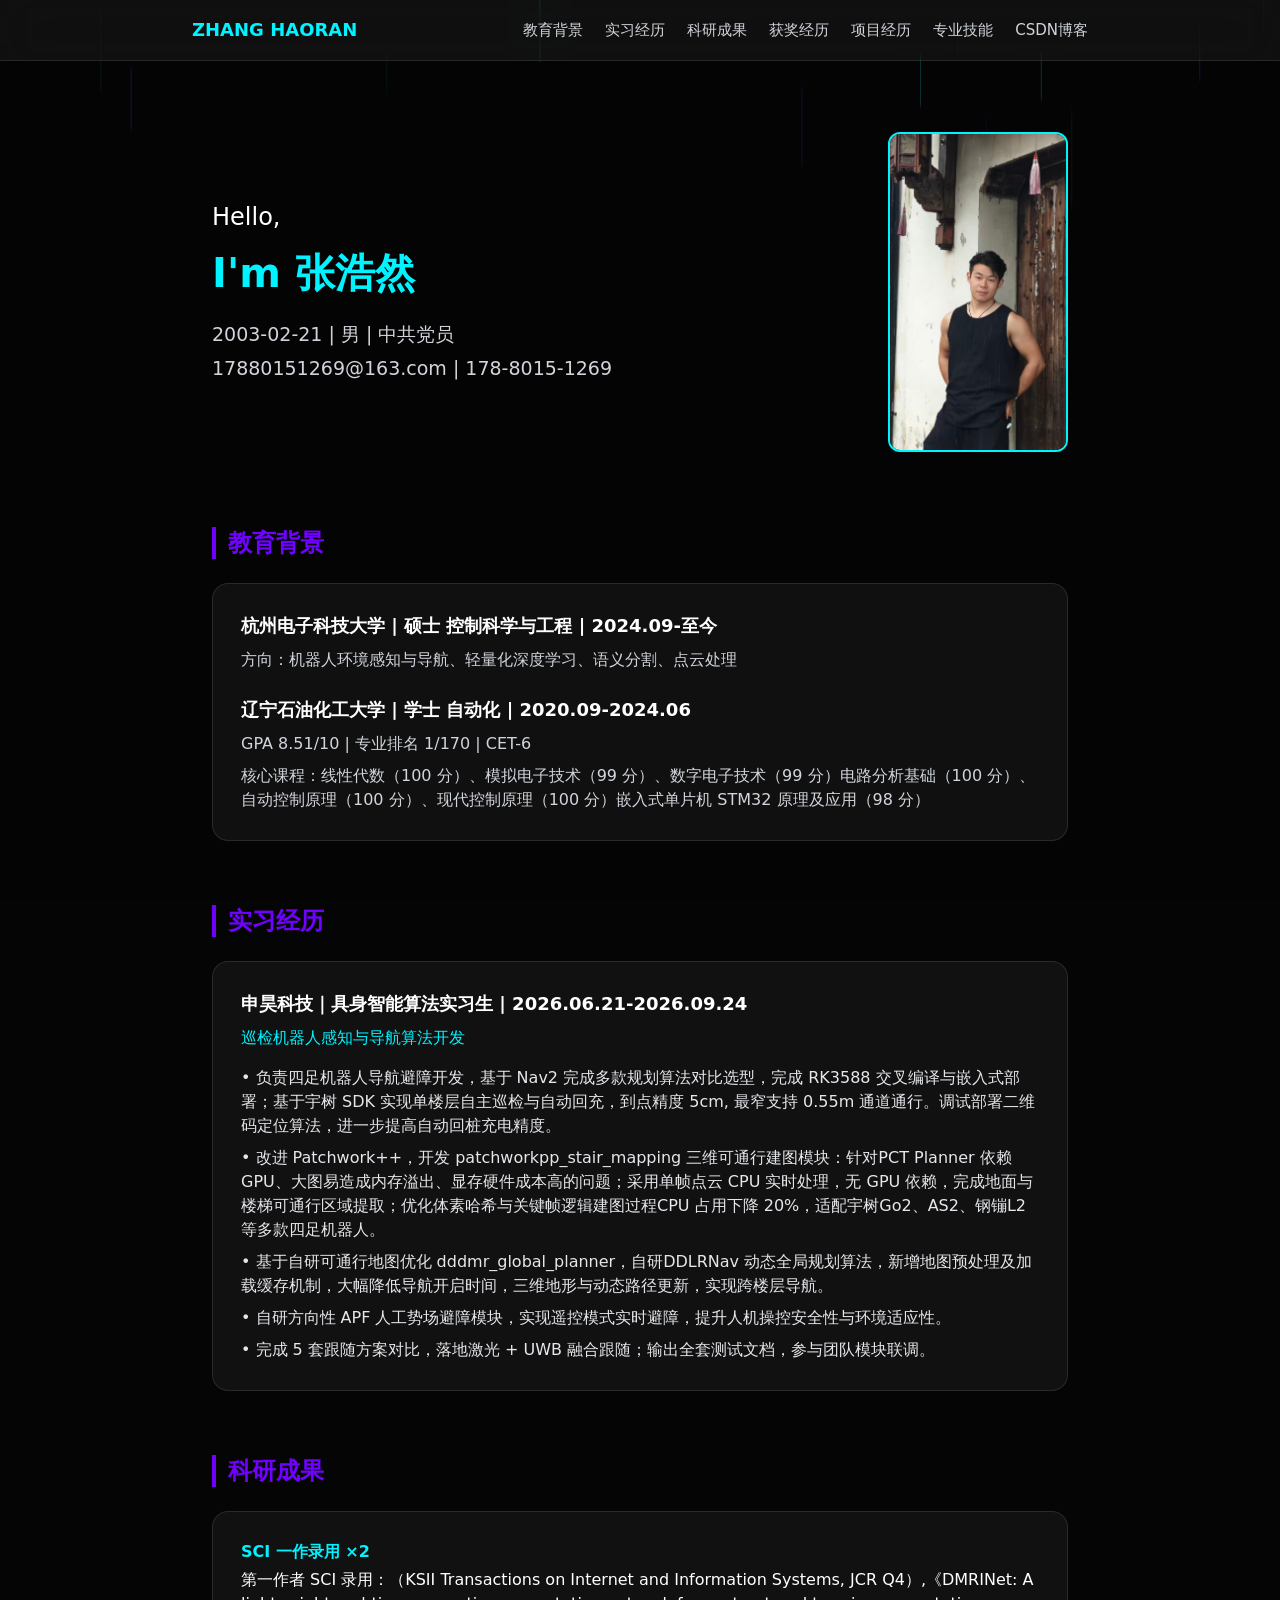
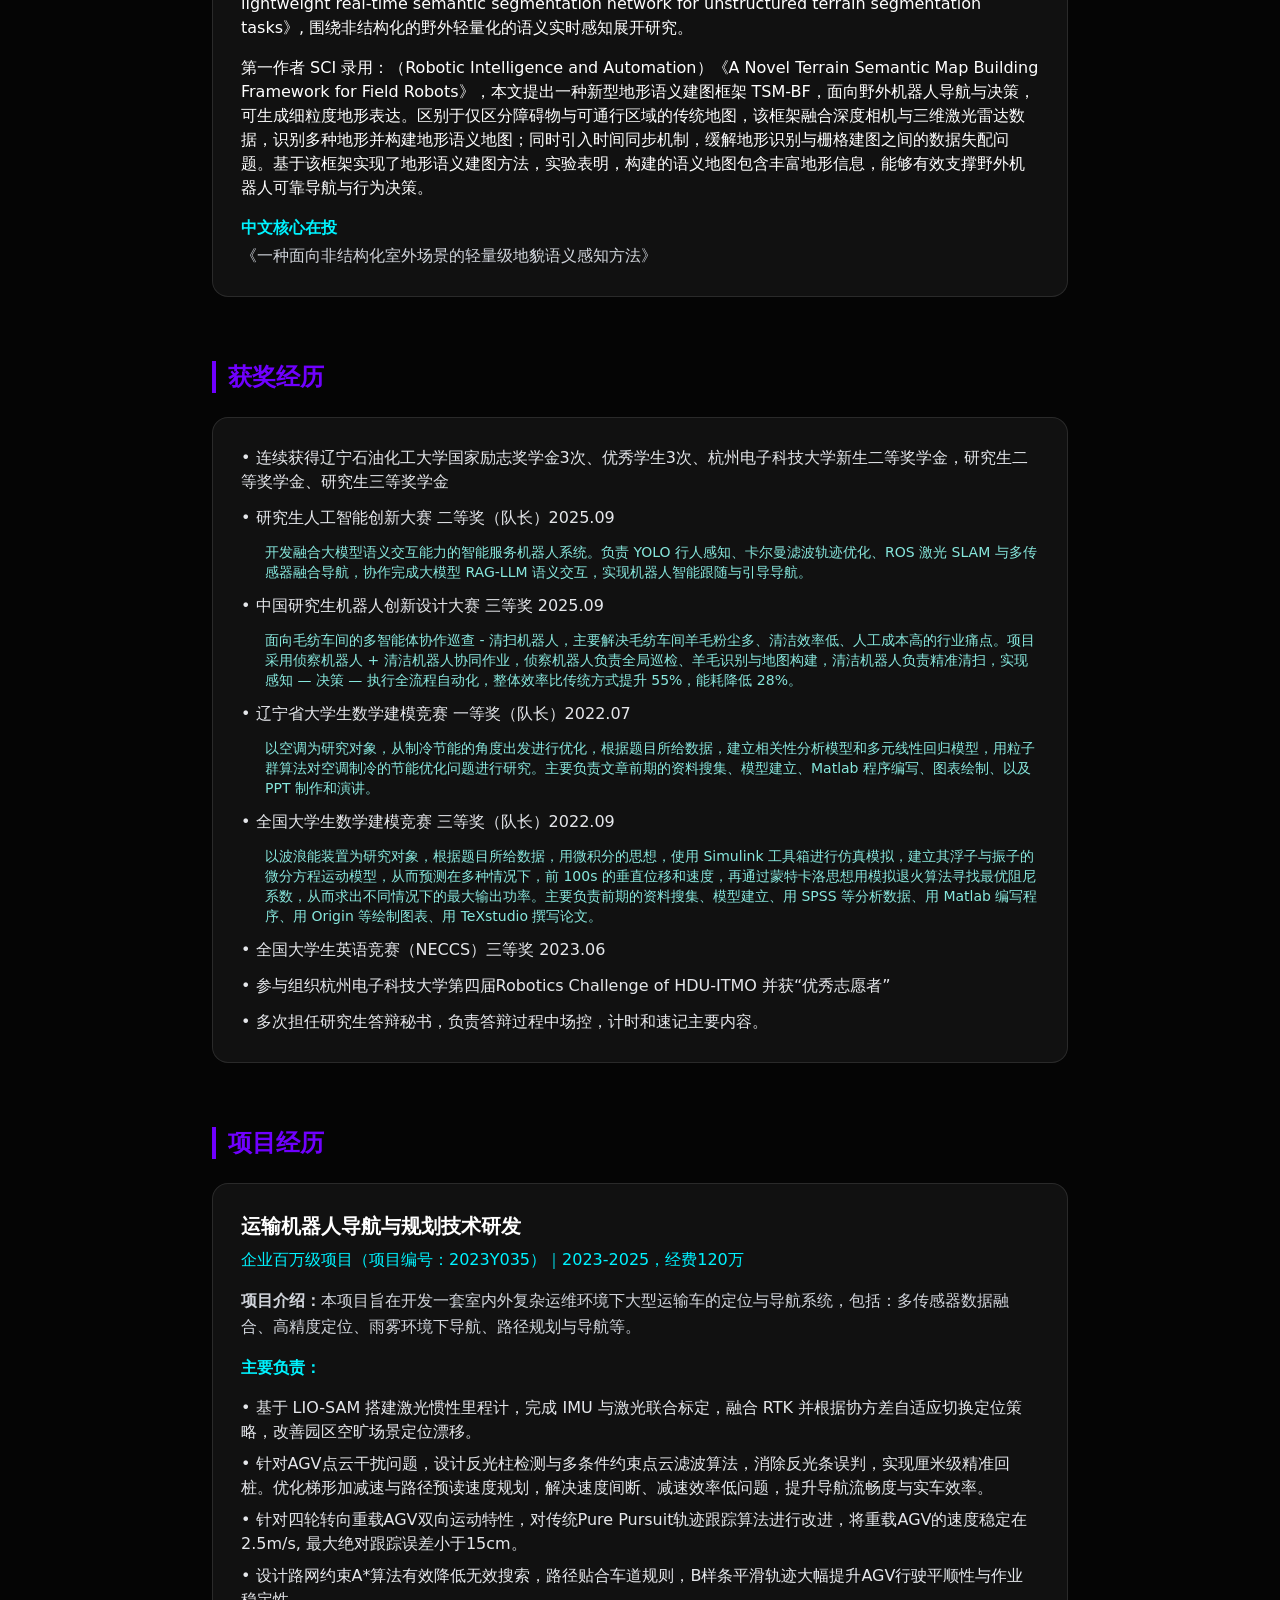
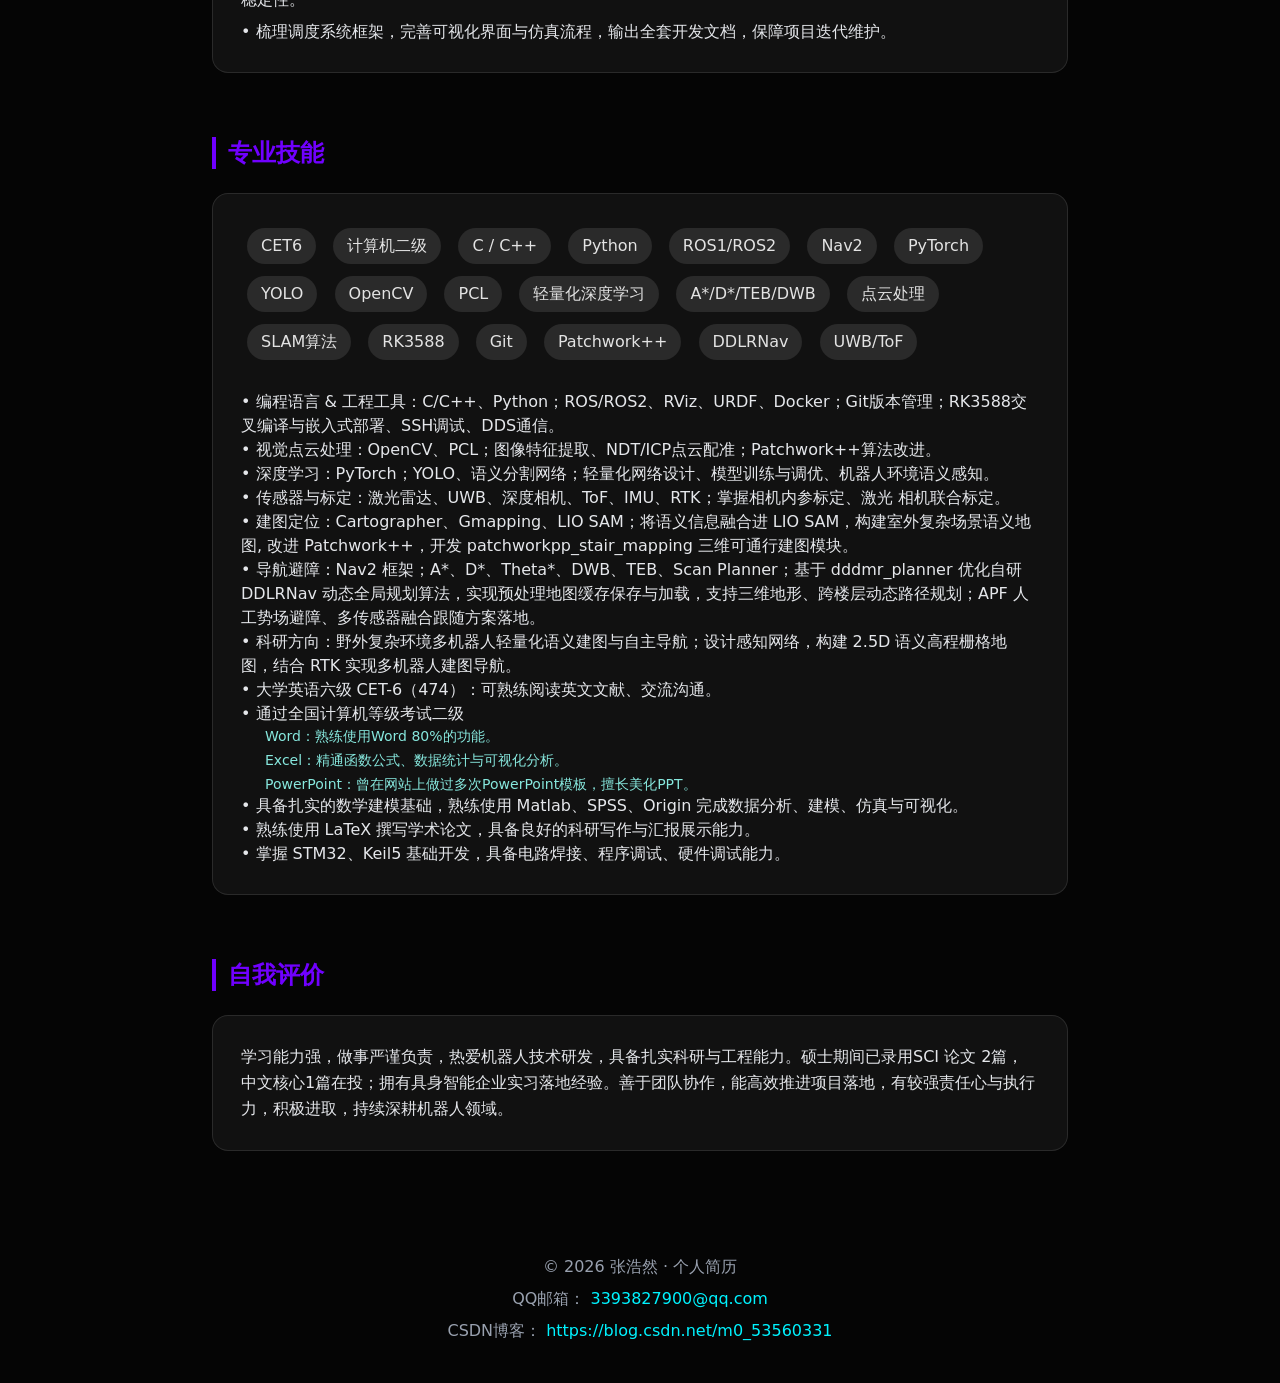
<file: index.html>
<!DOCTYPE html>
<html lang="zh-CN">
<head>
  <meta charset="UTF-8">
  <meta name="viewport" content="width=device-width, initial-scale=1.0">
  <title>张浩然 | 个人简历</title>
  <link rel="stylesheet" href="style.css">
  <style>
    body {
      background: #050505;
      color: #e3e3e3;
      font-family: system-ui, sans-serif;
      scroll-behavior: smooth;
      margin: 0;
      padding: 0;
    }
    .glass {
      background: rgba(255,255,255,0.05);
      backdrop-filter: blur(12px);
      border: 1px solid rgba(255,255,255,0.1);
      border-radius: 16px;
      padding: 28px;
    }
    .neon-hover:hover {
      box-shadow: 0 0 15px #00F3FF, 0 0 30px #7000FF;
      border-color: #00F3FF;
      transition: 0.3s;
    }
    .animate-fade-in {
      animation: fadeIn 0.8s ease forwards;
    }
    @keyframes fadeIn {
      from { opacity: 0; transform: translateY(40px); }
      to { opacity: 1; transform: translateY(0); }
    }
    .skill-tag {
      display: inline-block;
      padding: 6px 14px;
      border-radius: 99px;
      background: rgba(255,255,255,0.1);
      margin: 6px;
      transition: 0.3s;
    }
    .skill-tag:hover {
      background: rgba(0,243,255,0.2);
      color: #00F3FF;
      transform: scale(1.05);
    }
    .nav-item {
      color: #d1d5db;
      margin-left: 22px;
      text-decoration: none;
      font-size: 15px;
    }
    .nav-item:hover {
      color: #00F3FF;
    }
    .avatar-img {
      width: 130px;
      height: 130px;
      object-fit: cover;
      border-radius: 12px;
      border: 1px solid #00F3FF;
    }

    /* PC默认字号 */
    .hello-text {
      font-size: 24px;
      color: #ffffff;
      margin: 0 0 8px 0;
    }
    .name-title {
      font-size: 40px;
      color: #00F3FF;
      font-weight: bold;
      margin: 0 0 14px 0;
    }
    .contact-info {
      font-size: 19px;
      line-height: 1.8;
      color:#d1d5db;
    }

    /* 小于500px手机竖屏：缩小文字 + 缩小图片，布局依旧左右并排 */
    @media (max-width: 500px) {
      .hello-text {
        font-size: 18px !important;
      }
      .name-title {
        font-size: 28px !important;
      }
      .contact-info {
        font-size: 15px !important;
      }
      .header-img-box {
        width: 120px !important;
        height: 213px !important; /* 保持9:16比例 */
      }
    }
  </style>
</head>
<body class="overflow-x-hidden">
<!-- 背景 -->
<div id="bg3d" class="fixed top-0 left-0 w-full h-full -z-10 opacity-60"></div>
<!-- 顶部导航栏 -->
<nav class="fixed top-0 w-full z-50 backdrop-blur-xl bg-white/5 border-b border-white/10 py-4 px-6">
  <div class="max-w-4xl mx-auto flex justify-between items-center">
    <div class="text-[#00F3FF] font-bold text-lg">ZHANG HAORAN</div>
    <div class="flex items-center">
      <a href="#edu" class="nav-item">教育背景</a>
      <a href="#intern" class="nav-item">实习经历</a>
      <a href="#paper" class="nav-item">科研成果</a>
      <a href="#award" class="nav-item">获奖经历</a>
      <a href="#project" class="nav-item">项目经历</a>
      <a href="#skill" class="nav-item">专业技能</a>
      <a href="https://blog.csdn.net/m0_53560331?spm=1000.2115.3001.5343" target="_blank" class="nav-item text-[#00F3FF]">CSDN博客</a>
    </div>
  </div>
</nav>
<div class="max-w-4xl mx-auto px-5 pt-28">

<!-- 左右分栏：左侧文字，右侧长方形9:16头像，PC/手机全部保持左右并排 -->
<div style="display: flex; align-items: center; justify-content: space-between; gap:24px; padding:20px 0 35px; margin-bottom:40px; flex-wrap: nowrap;">
  <!-- 左侧文字信息 min-width:0 允许压缩，防止手机横向溢出 -->
  <div style="flex:1; min-width:0;">
    <p class="hello-text">Hello,</p>
    <h1 class="name-title">I'm 张浩然</h1>
    <!-- 联系方式放大字号 -->
    <div class="contact-info">
      <p>2003-02-21 | 男 | 中共党员</p>
      <p>17880151269@163.com | 178-8015-1269</p>
    </div>
  </div>
  <!-- 右侧长方形头像 9:16 固定比例 -->
  <div class="header-img-box" style="
    width: 180px;
    height: 320px;
    border-radius:12px;
    border: 2px solid #00F3FF;
    overflow: hidden;
    flex-shrink:1;
  ">
    <img
      src="zhr_life2.jpg"
      alt="头像"
      loading="lazy"
      decoding="async"
      style="width:100%; height:100%; object-fit: cover;">
  </div>
</div>
 
  <section id="edu" class="animate-section mb-16">
    <h2 class="text-2xl text-[#7000FF] font-bold mb-6 pl-3 border-l-4 border-[#7000FF]">教育背景</h2>
    <div class="glass neon-hover">
      <p class="font-bold text-white text-lg">杭州电子科技大学 | 硕士 控制科学与工程 | 2024.09-至今</p>
      <p class="text-gray-300 mt-2">方向：机器人环境感知与导航、轻量化深度学习、语义分割、点云处理</p>
      <p class="font-bold text-white text-lg mt-6">辽宁石油化工大学 | 学士 自动化 | 2020.09-2024.06</p>
      <p class="text-gray-300 mt-2">GPA 8.51/10 | 专业排名 1/170 | CET-6</p>
      <p class="text-gray-300 mt-2">核心课程：线性代数（100 分）、模拟电子技术（99 分）、数字电子技术（99 分）电路分析基础（100 分）、自动控制原理（100 分）、现代控制原理（100 分）嵌入式单片机 STM32 原理及应用（98 分）</p>
    </div>
  </section>

  <!-- 【新增】实习经历板块，原有布局样式完全复用 -->
  <section id="intern" class="animate-section mb-16">
    <h2 class="text-2xl text-[#7000FF] font-bold mb-6 pl-3 border-l-4 border-[#7000FF]">实习经历</h2>
    <div class="glass neon-hover">
      <p class="font-bold text-white text-lg">申昊科技｜具身智能算法实习生 | 2026.06.21‑2026.09.24</p>
      <p class="text-[#00F3FF] mt-2">巡检机器人感知与导航算法开发</p>
      <ul class="text-gray-200 mt-4 space-y-2">
        <li>• 负责四足机器人导航避障开发，基于 Nav2 完成多款规划算法对比选型，完成 RK3588 交叉编译与嵌入式部署；基于宇树 SDK 实现单楼层自主巡检与自动回充，到点精度 5cm, 最窄支持 0.55m 通道通行。调试部署二维码定位算法，进一步提高自动回桩充电精度。</li>
        <li>• 改进 Patchwork++，开发 patchworkpp_stair_mapping 三维可通行建图模块：针对PCT Planner 依赖 GPU、大图易造成内存溢出、显存硬件成本高的问题；采用单帧点云 CPU 实时处理，无 GPU 依赖，完成地面与楼梯可通行区域提取；优化体素哈希与关键帧逻辑建图过程CPU 占用下降 20%，适配宇树Go2、AS2、钢镚L2等多款四足机器人。</li>
        <li>• 基于自研可通行地图优化 dddmr_global_planner，自研DDLRNav 动态全局规划算法，新增地图预处理及加载缓存机制，大幅降低导航开启时间，三维地形与动态路径更新，实现跨楼层导航。</li>
        <li>• 自研方向性 APF 人工势场避障模块，实现遥控模式实时避障，提升人机操控安全性与环境适应性。</li>
        <li>• 完成 5 套跟随方案对比，落地激光 + UWB 融合跟随；输出全套测试文档，参与团队模块联调。</li>
      </ul>
    </div>
  </section>

<section id="paper" class="animate-section mb-16">
  <h2 class="text-2xl text-[#7000FF] font-bold mb-6 pl-3 border-l-4 border-[#7000FF]">科研成果</h2>
  <div class="glass neon-hover">
    <p class="text-[#00F3FF] font-bold mb-1">SCI 一作录用 ×2</p>
    <p class="text-white mb-4">第一作者 SCI 录用：（KSII Transactions on Internet and Information Systems, JCR Q4）,《DMRINet: A lightweight real-time semantic segmentation network for unstructured terrain segmentation tasks》, 围绕非结构化的野外轻量化的语义实时感知展开研究。</p>
    <p class="text-white mb-4">第一作者 SCI 录用：（Robotic Intelligence and Automation）《A Novel Terrain Semantic Map Building Framework for Field Robots》，本文提出一种新型地形语义建图框架 TSM-BF，面向野外机器人导航与决策，可生成细粒度地形表达。区别于仅区分障碍物与可通行区域的传统地图，该框架融合深度相机与三维激光雷达数据，识别多种地形并构建地形语义地图；同时引入时间同步机制，缓解地形识别与栅格建图之间的数据失配问题。基于该框架实现了地形语义建图方法，实验表明，构建的语义地图包含丰富地形信息，能够有效支撑野外机器人可靠导航与行为决策。</p>
    <p class="text-[#00F3FF] font-bold mb-1">中文核心在投</p>
    <p class="text-gray-300">《一种面向非结构化室外场景的轻量级地貌语义感知方法》</p>
  </div>
</section>
  <section id="award" class="animate-section mb-16">
    <h2 class="text-2xl text-[#7000FF] font-bold mb-6 pl-3 border-l-4 border-[#7000FF]">获奖经历</h2>
    <div class="glass neon-hover text-gray-200 space-y-3">
      <p>• 连续获得辽宁石油化工大学国家励志奖学金3次、优秀学生3次、杭州电子科技大学新生二等奖学金，研究生二等奖学金、研究生三等奖学金</p>
      <p>• 研究生人工智能创新大赛 二等奖（队长）2025.09</p>
      <p class="ml-6 text-[#87e8de] text-sm">开发融合大模型语义交互能力的智能服务机器人系统。负责 YOLO 行人感知、卡尔曼滤波轨迹优化、ROS 激光 SLAM 与多传感器融合导航，协作完成大模型 RAG‑LLM 语义交互，实现机器人智能跟随与引导导航。</p>
      <p>• 中国研究生机器人创新设计大赛 三等奖 2025.09</p>
      <p class="ml-6 text-[#87e8de] text-sm">面向毛纺车间的多智能体协作巡查 - 清扫机器人，主要解决毛纺车间羊毛粉尘多、清洁效率低、人工成本高的行业痛点。项目采用侦察机器人 + 清洁机器人协同作业，侦察机器人负责全局巡检、羊毛识别与地图构建，清洁机器人负责精准清扫，实现感知 — 决策 — 执行全流程自动化，整体效率比传统方式提升 55%，能耗降低 28%。</p>
      <p>• 辽宁省大学生数学建模竞赛 一等奖（队长）2022.07</p>
      <p class="ml-6 text-[#87e8de] text-sm">以空调为研究对象，从制冷节能的角度出发进行优化，根据题目所给数据，建立相关性分析模型和多元线性回归模型，用粒子群算法对空调制冷的节能优化问题进行研究。主要负责文章前期的资料搜集、模型建立、Matlab 程序编写、图表绘制、以及 PPT 制作和演讲。</p>
      <p>• 全国大学生数学建模竞赛 三等奖（队长）2022.09</p>
      <p class="ml-6 text-[#87e8de] text-sm">以波浪能装置为研究对象，根据题目所给数据，用微积分的思想，使用 Simulink 工具箱进行仿真模拟，建立其浮子与振子的微分方程运动模型，从而预测在多种情况下，前 100s 的垂直位移和速度，再通过蒙特卡洛思想用模拟退火算法寻找最优阻尼系数，从而求出不同情况下的最大输出功率。主要负责前期的资料搜集、模型建立、用 SPSS 等分析数据、用 Matlab 编写程序、用 Origin 等绘制图表、用 TeXstudio 撰写论文。</p>
      <p>• 全国大学生英语竞赛（NECCS）三等奖 2023.06</p>
      <p>• 参与组织杭州电子科技大学第四届Robotics Challenge of HDU-ITMO 并获“优秀志愿者”</p>
      <p>• 多次担任研究生答辩秘书，负责答辩过程中场控，计时和速记主要内容。</p>
    </div>
  </section>
  <section id="project" class="animate-section mb-16">
    <h2 class="text-2xl text-[#7000FF] font-bold mb-6 pl-3 border-l-4 border-[#7000FF]">项目经历</h2>
    <div class="glass neon-hover">
      <p class="text-xl font-bold text-white">运输机器人导航与规划技术研发</p>
      <p class="text-[#00F3FF] mt-2">企业百万级项目（项目编号：2023Y035）｜2023‑2025，经费120万</p>
      <div class="mt-4 text-gray-300 leading-relaxed">
        <p class="mb-2"><strong>项目介绍：</strong>本项目旨在开发一套室内外复杂运维环境下大型运输车的定位与导航系统，包括：多传感器数据融合、高精度定位、雨雾环境下导航、路径规划与导航等。</p>
    </div>
    <p class="text-[#00F3FF] mt-4 font-semibold">主要负责：</p>
      <ul class="text-gray-200 mt-4 space-y-2">
        <li>• 基于 LIO-SAM 搭建激光惯性里程计，完成 IMU 与激光联合标定，融合 RTK 并根据协方差自适应切换定位策略，改善园区空旷场景定位漂移。</li>
        <li>• 针对AGV点云干扰问题，设计反光柱检测与多条件约束点云滤波算法，消除反光条误判，实现厘米级精准回桩。优化梯形加减速与路径预读速度规划，解决速度间断、减速效率低问题，提升导航流畅度与实车效率。</li>
        <li>• 针对四轮转向重载AGV双向运动特性，对传统Pure Pursuit轨迹跟踪算法进行改进，将重载AGV的速度稳定在2.5m/s, 最大绝对跟踪误差小于15cm。</li>
        <li>• 设计路网约束A*算法有效降低无效搜索，路径贴合车道规则，B样条平滑轨迹大幅提升AGV行驶平顺性与作业稳定性。</li>
        <li>• 梳理调度系统框架，完善可视化界面与仿真流程，输出全套开发文档，保障项目迭代维护。</li>
      </ul>
    </div>
  </section>

  <section id="skill" class="animate-section mb-16">
    <h2 class="text-2xl text-[#7000FF] font-bold mb-6 pl-3 border-l-4 border-[#7000FF]">专业技能</h2>
    <div class="glass neon-hover">
      <div>
      <span class="skill-tag">CET6</span>
      <span class="skill-tag">计算机二级</span>
      <span class="skill-tag">C / C++</span>
      <span class="skill-tag">Python</span>
      <span class="skill-tag">ROS1/ROS2</span>
      <span class="skill-tag">Nav2</span>
      <span class="skill-tag">PyTorch</span>
      <span class="skill-tag">YOLO</span>
      <span class="skill-tag">OpenCV</span>
      <span class="skill-tag">PCL</span>
      <span class="skill-tag">轻量化深度学习</span>
      <span class="skill-tag">A*/D*/TEB/DWB</span>
      <span class="skill-tag">点云处理</span>
      <span class="skill-tag">SLAM算法</span>
      <span class="skill-tag">RK3588</span>
      <span class="skill-tag">Git</span>
      <span class="skill-tag">Patchwork++</span>
      <span class="skill-tag">DDLRNav</span>
      <span class="skill-tag">UWB/ToF</span>
    </div>
      <div class="mt-6 text-gray-200">
      <p>• 编程语言 & 工程工具：C/C++、Python；ROS/ROS2、RViz、URDF、Docker；Git版本管理；RK3588交叉编译与嵌入式部署、SSH调试、DDS通信。</p>
      <p>• 视觉点云处理：OpenCV、PCL；图像特征提取、NDT/ICP点云配准；Patchwork++算法改进。</p>
      <p>• 深度学习：PyTorch；YOLO、语义分割网络；轻量化网络设计、模型训练与调优、机器人环境语义感知。</p>
      <p>• 传感器与标定：激光雷达、UWB、深度相机、ToF、IMU、RTK；掌握相机内参标定、激光 相机联合标定。</p>
      <p>• 建图定位：Cartographer、Gmapping、LIO SAM；将语义信息融合进 LIO SAM，构建室外复杂场景语义地图, 改进 Patchwork++，开发 patchworkpp_stair_mapping 三维可通行建图模块。</p>
      <p>• 导航避障：Nav2 框架；A*、D*、Theta*、DWB、TEB、Scan Planner；基于 dddmr_planner 优化自研DDLRNav 动态全局规划算法，实现预处理地图缓存保存与加载，支持三维地形、跨楼层动态路径规划；APF 人工势场避障、多传感器融合跟随方案落地。</p>
      <p>• 科研方向：野外复杂环境多机器人轻量化语义建图与自主导航；设计感知网络，构建 2.5D 语义高程栅格地图，结合 RTK 实现多机器人建图导航。</p>
      <p>• 大学英语六级 CET-6（474）：可熟练阅读英文文献、交流沟通。</p>
      <p>• 通过全国计算机等级考试二级</p>
      <p class="ml-6 text-[#87e8de] text-sm mb-1">Word：熟练使用Word 80%的功能。</p>
      <p class="ml-6 text-[#87e8de] text-sm mb-1">Excel：精通函数公式、数据统计与可视化分析。</p>
      <p class="ml-6 text-[#87e8de] text-sm">PowerPoint：曾在网站上做过多次PowerPoint模板，擅长美化PPT。</p>
      <p>• 具备扎实的数学建模基础，熟练使用 Matlab、SPSS、Origin 完成数据分析、建模、仿真与可视化。</p>
      <p>• 熟练使用 LaTeX 撰写学术论文，具备良好的科研写作与汇报展示能力。</p>
      <p>• 掌握 STM32、Keil5 基础开发，具备电路焊接、程序调试、硬件调试能力。</p>
    </div>
  </div>
</section>
  <section class="animate-section mb-16">
    <h2 class="text-2xl text-[#7000FF] font-bold mb-6 pl-3 border-l-4 border-[#7000FF]">自我评价</h2>
    <div class="glass neon-hover text-gray-200 leading-relaxed">
      学习能力强，做事严谨负责，热爱机器人技术研发，具备扎实科研与工程能力。硕士期间已录用SCI 论文 2篇，中文核心1篇在投；拥有具身智能企业实习落地经验。善于团队协作，能高效推进项目落地，有较强责任心与执行力，积极进取，持续深耕机器人领域。
    </div>
  </section>
</div>
<footer class="text-center py-10 text-gray-400">
  <p>© 2026 张浩然 · 个人简历</p>
    <p class="mt-2">QQ邮箱：
    <span class="text-[#00F3FF]">3393827900@qq.com</span>
  </p>
  <p class="mt-2">CSDN博客：
    <a href="https://blog.csdn.net/m0_53560331?spm=1000.2115.3001.5343" target="_blank" class="text-[#00F3FF]">
      https://blog.csdn.net/m0_53560331
    </a>
  </p>
</footer>
<script>
// 轻量激光雨背景，手机零压力
const container = document.getElementById('bg3d');
const canvas = document.createElement('canvas');
canvas.style.position = 'fixed';
canvas.style.top = '0';
canvas.style.left = '0';
canvas.style.width = '100%';
canvas.style.height = '100%';
canvas.style.zIndex = '-1';
canvas.style.opacity = '0.35';
container.appendChild(canvas);
const ctx = canvas.getContext('2d');
let w = canvas.width = window.innerWidth;
let h = canvas.height = window.innerHeight;
const isMobile = /Android|iPhone|iPad|iPod/i.test(navigator.userAgent);
const count = isMobile ? 35 : 70; // 手机大幅减少数量
const lines = [];
for(let i=0;i<count;i++){
  lines.push({
    x: Math.random()*w,
    y: Math.random()*-h,
    len: Math.random()*70+30,
    speed: Math.random()*3+1.5,
    hue: Math.random()>0.5 ? 180 : 260,
    thick: Math.random()*1+0.2
  })
}
function draw(){
  ctx.fillStyle = 'rgba(0,0,0,0.07)';
  ctx.fillRect(0,0,w,h);
  lines.forEach(l=>{
    ctx.beginPath();
    ctx.moveTo(l.x, l.y);
    ctx.lineTo(l.x, l.y + l.len);
    ctx.strokeStyle = `hsla(${l.hue},100%,60%,0.55)`;
    ctx.lineWidth = l.thick;
    ctx.stroke();
    l.y += l.speed;
    if(l.y > h){
      l.y = -l.len;
      l.x = Math.random()*w;
    }
  })
  requestAnimationFrame(draw);
}
draw();
window.addEventListener('resize',()=>{
  w = canvas.width = window.innerWidth;
  h = canvas.height = window.innerHeight;
})
// 切后台暂停
document.addEventListener('visibilitychange', ()=>{
  if(document.hidden) cancelAnimationFrame(draw);
  else requestAnimationFrame(draw);
})
// 滚动动画
const obs = new IntersectionObserver(e=>e.forEach(i=>i.isIntersecting&&i.target.classList.add('animate-fade-in')),{threshold:0.1});
document.querySelectorAll('.animate-section').forEach(s=>obs.observe(s));
</script>
</body>
</html>
</file>
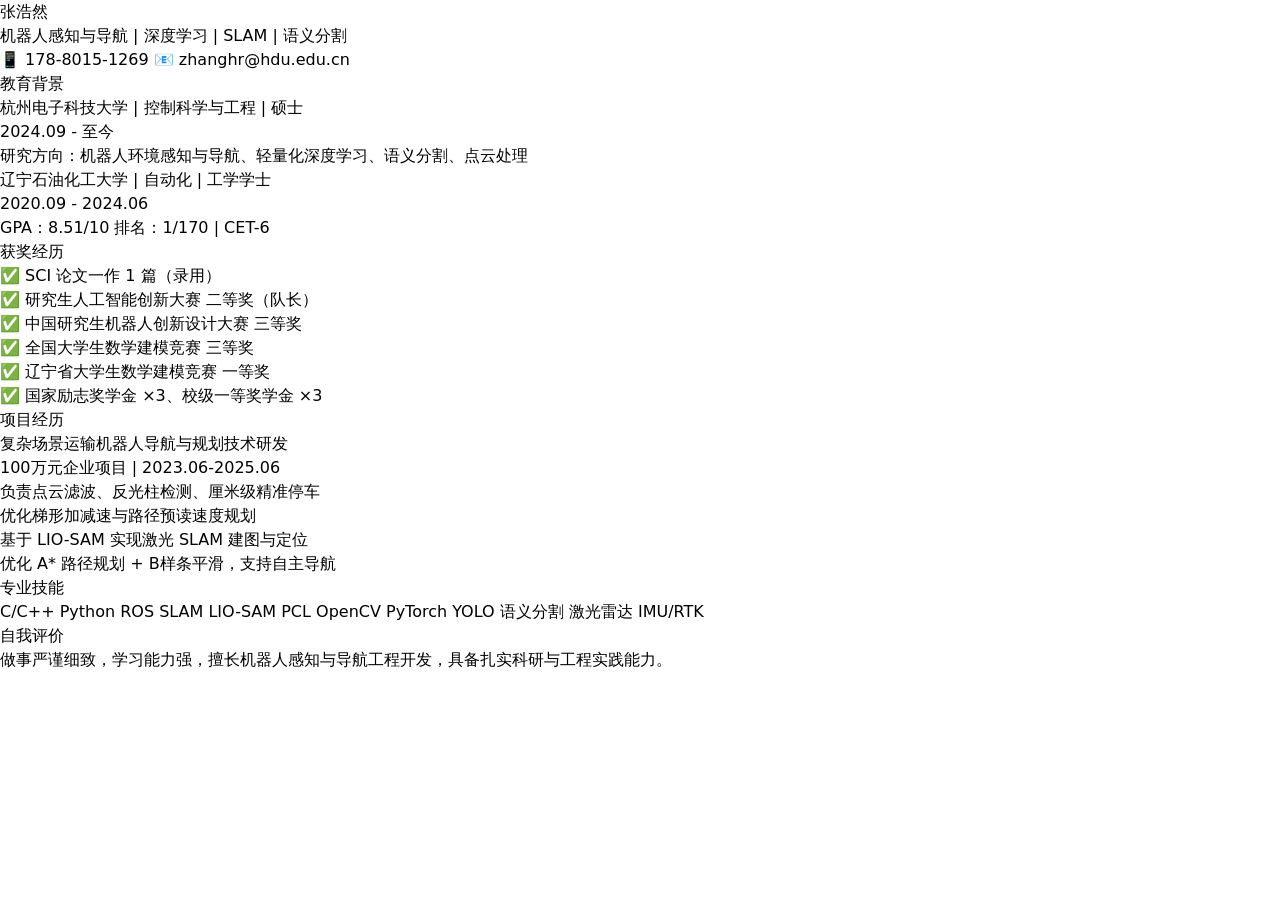
<file: personal resume.html>
<!DOCTYPE html>
<html lang="zh-CN">
<head>
  <meta charset="UTF-8">
  <meta name="viewport" content="width=device-width, initial-scale=1.0">
  <title>张浩然 | 个人简历</title>
  <link rel="stylesheet" href="style.css">
</head>
<body>
  <div class="container">
    <div class="header">
      <div class="info">
        <h1>张浩然</h1>
        <p>机器人感知与导航 | 深度学习 | SLAM | 语义分割</p>
        <div class="contact">
          <span>📱 178-8015-1269</span>
          <span>📧 zhanghr@hdu.edu.cn</span>
        </div>
      </div>
    </div>

    <div class="section">
      <h2>教育背景</h2>
      <div class="item">
        <h3>杭州电子科技大学 | 控制科学与工程 | 硕士</h3>
        <p>2024.09 - 至今</p>
        <p>研究方向：机器人环境感知与导航、轻量化深度学习、语义分割、点云处理</p>
      </div>
      <div class="item">
        <h3>辽宁石油化工大学 | 自动化 | 工学学士</h3>
        <p>2020.09 - 2024.06</p>
        <p>GPA：8.51/10 排名：1/170 | CET-6</p>
      </div>
    </div>

    <div class="section">
      <h2>获奖经历</h2>
      <div class="list">
        <p>✅ SCI 论文一作 1 篇（录用）</p>
        <p>✅ 研究生人工智能创新大赛 二等奖（队长）</p>
        <p>✅ 中国研究生机器人创新设计大赛 三等奖</p>
        <p>✅ 全国大学生数学建模竞赛 三等奖</p>
        <p>✅ 辽宁省大学生数学建模竞赛 一等奖</p>
        <p>✅ 国家励志奖学金 ×3、校级一等奖学金 ×3</p>
      </div>
    </div>

    <div class="section">
      <h2>项目经历</h2>
      <div class="item">
        <h3>复杂场景运输机器人导航与规划技术研发</h3>
        <p>100万元企业项目 | 2023.06-2025.06</p>
        <ul>
          <li>负责点云滤波、反光柱检测、厘米级精准停车</li>
          <li>优化梯形加减速与路径预读速度规划</li>
          <li>基于 LIO-SAM 实现激光 SLAM 建图与定位</li>
          <li>优化 A* 路径规划 + B样条平滑，支持自主导航</li>
        </ul>
      </div>
    </div>

    <div class="section">
      <h2>专业技能</h2>
      <div class="skill-grid">
        <span>C/C++</span>
        <span>Python</span>
        <span>ROS</span>
        <span>SLAM</span>
        <span>LIO-SAM</span>
        <span>PCL</span>
        <span>OpenCV</span>
        <span>PyTorch</span>
        <span>YOLO</span>
        <span>语义分割</span>
        <span>激光雷达</span>
        <span>IMU/RTK</span>
      </div>
    </div>

    <div class="section">
      <h2>自我评价</h2>
      <p>做事严谨细致，学习能力强，擅长机器人感知与导航工程开发，具备扎实科研与工程实践能力。</p>
    </div>
  </div>
</body>
</html>
</file>
<file: style.css>
/*! tailwindcss v4.3.0 | MIT License | https://tailwindcss.com */
@layer properties;
@layer theme, base, components, utilities;
@layer theme {
  :root, :host {
    --font-sans: ui-sans-serif, system-ui, sans-serif, 'Apple Color Emoji', 'Segoe UI Emoji', 'Segoe UI Symbol',
    'Noto Color Emoji';
    --font-mono: ui-monospace, SFMono-Regular, Menlo, Monaco, Consolas, 'Liberation Mono', 'Courier New',
    monospace;
    --color-gray-200: oklch(92.8% 0.006 264.531);
    --color-gray-300: oklch(87.2% 0.01 258.338);
    --color-gray-400: oklch(70.7% 0.022 261.325);
    --color-white: #fff;
    --spacing: 0.25rem;
    --container-4xl: 56rem;
    --text-sm: 0.875rem;
    --text-sm--line-height: calc(1.25 / 0.875);
    --text-lg: 1.125rem;
    --text-lg--line-height: calc(1.75 / 1.125);
    --text-xl: 1.25rem;
    --text-xl--line-height: calc(1.75 / 1.25);
    --text-2xl: 1.5rem;
    --text-2xl--line-height: calc(2 / 1.5);
    --font-weight-semibold: 600;
    --font-weight-bold: 700;
    --leading-relaxed: 1.625;
    --blur-xl: 24px;
    --default-font-family: var(--font-sans);
    --default-mono-font-family: var(--font-mono);
  }
}
@layer base {
  *, ::after, ::before, ::backdrop, ::file-selector-button {
    box-sizing: border-box;
    margin: 0;
    padding: 0;
    border: 0 solid;
  }
  html, :host {
    line-height: 1.5;
    -webkit-text-size-adjust: 100%;
    tab-size: 4;
    font-family: var(--default-font-family, ui-sans-serif, system-ui, sans-serif, 'Apple Color Emoji', 'Segoe UI Emoji', 'Segoe UI Symbol', 'Noto Color Emoji');
    font-feature-settings: var(--default-font-feature-settings, normal);
    font-variation-settings: var(--default-font-variation-settings, normal);
    -webkit-tap-highlight-color: transparent;
  }
  hr {
    height: 0;
    color: inherit;
    border-top-width: 1px;
  }
  abbr:where([title]) {
    -webkit-text-decoration: underline dotted;
    text-decoration: underline dotted;
  }
  h1, h2, h3, h4, h5, h6 {
    font-size: inherit;
    font-weight: inherit;
  }
  a {
    color: inherit;
    -webkit-text-decoration: inherit;
    text-decoration: inherit;
  }
  b, strong {
    font-weight: bolder;
  }
  code, kbd, samp, pre {
    font-family: var(--default-mono-font-family, ui-monospace, SFMono-Regular, Menlo, Monaco, Consolas, 'Liberation Mono', 'Courier New', monospace);
    font-feature-settings: var(--default-mono-font-feature-settings, normal);
    font-variation-settings: var(--default-mono-font-variation-settings, normal);
    font-size: 1em;
  }
  small {
    font-size: 80%;
  }
  sub, sup {
    font-size: 75%;
    line-height: 0;
    position: relative;
    vertical-align: baseline;
  }
  sub {
    bottom: -0.25em;
  }
  sup {
    top: -0.5em;
  }
  table {
    text-indent: 0;
    border-color: inherit;
    border-collapse: collapse;
  }
  :-moz-focusring {
    outline: auto;
  }
  progress {
    vertical-align: baseline;
  }
  summary {
    display: list-item;
  }
  ol, ul, menu {
    list-style: none;
  }
  img, svg, video, canvas, audio, iframe, embed, object {
    display: block;
    vertical-align: middle;
  }
  img, video {
    max-width: 100%;
    height: auto;
  }
  button, input, select, optgroup, textarea, ::file-selector-button {
    font: inherit;
    font-feature-settings: inherit;
    font-variation-settings: inherit;
    letter-spacing: inherit;
    color: inherit;
    border-radius: 0;
    background-color: transparent;
    opacity: 1;
  }
  :where(select:is([multiple], [size])) optgroup {
    font-weight: bolder;
  }
  :where(select:is([multiple], [size])) optgroup option {
    padding-inline-start: 20px;
  }
  ::file-selector-button {
    margin-inline-end: 4px;
  }
  ::placeholder {
    opacity: 1;
  }
  @supports (not (-webkit-appearance: -apple-pay-button)) or (contain-intrinsic-size: 1px) {
    ::placeholder {
      color: currentcolor;
      @supports (color: color-mix(in lab, red, red)) {
        color: color-mix(in oklab, currentcolor 50%, transparent);
      }
    }
  }
  textarea {
    resize: vertical;
  }
  ::-webkit-search-decoration {
    -webkit-appearance: none;
  }
  ::-webkit-date-and-time-value {
    min-height: 1lh;
    text-align: inherit;
  }
  ::-webkit-datetime-edit {
    display: inline-flex;
  }
  ::-webkit-datetime-edit-fields-wrapper {
    padding: 0;
  }
  ::-webkit-datetime-edit, ::-webkit-datetime-edit-year-field, ::-webkit-datetime-edit-month-field, ::-webkit-datetime-edit-day-field, ::-webkit-datetime-edit-hour-field, ::-webkit-datetime-edit-minute-field, ::-webkit-datetime-edit-second-field, ::-webkit-datetime-edit-millisecond-field, ::-webkit-datetime-edit-meridiem-field {
    padding-block: 0;
  }
  ::-webkit-calendar-picker-indicator {
    line-height: 1;
  }
  :-moz-ui-invalid {
    box-shadow: none;
  }
  button, input:where([type='button'], [type='reset'], [type='submit']), ::file-selector-button {
    appearance: button;
  }
  ::-webkit-inner-spin-button, ::-webkit-outer-spin-button {
    height: auto;
  }
  [hidden]:where(:not([hidden='until-found'])) {
    display: none!important;
  }
}
@layer utilities {
  .fixed {
    position: fixed;
  }
  .top-0 {
    top: calc(var(--spacing) * 0);
  }
  .left-0 {
    left: calc(var(--spacing) * 0);
  }
  .-z-10 {
    z-index: calc(10 * -1);
  }
  .z-50 {
    z-index: 50;
  }
  .mx-auto {
    margin-inline: auto;
  }
  .mt-2 {
    margin-top: calc(var(--spacing) * 2);
  }
  .mt-4 {
    margin-top: calc(var(--spacing) * 4);
  }
  .mt-6 {
    margin-top: calc(var(--spacing) * 6);
  }
  .mb-1 {
    margin-bottom: calc(var(--spacing) * 1);
  }
  .mb-2 {
    margin-bottom: calc(var(--spacing) * 2);
  }
  .mb-4 {
    margin-bottom: calc(var(--spacing) * 4);
  }
  .mb-6 {
    margin-bottom: calc(var(--spacing) * 6);
  }
  .mb-16 {
    margin-bottom: calc(var(--spacing) * 16);
  }
  .ml-6 {
    margin-left: calc(var(--spacing) * 6);
  }
  .flex {
    display: flex;
  }
  .h-full {
    height: 100%;
  }
  .w-full {
    width: 100%;
  }
  .max-w-4xl {
    max-width: var(--container-4xl);
  }
  .items-center {
    align-items: center;
  }
  .justify-between {
    justify-content: space-between;
  }
  .space-y-2 {
    :where(& > :not(:last-child)) {
      --tw-space-y-reverse: 0;
      margin-block-start: calc(calc(var(--spacing) * 2) * var(--tw-space-y-reverse));
      margin-block-end: calc(calc(var(--spacing) * 2) * calc(1 - var(--tw-space-y-reverse)));
    }
  }
  .space-y-3 {
    :where(& > :not(:last-child)) {
      --tw-space-y-reverse: 0;
      margin-block-start: calc(calc(var(--spacing) * 3) * var(--tw-space-y-reverse));
      margin-block-end: calc(calc(var(--spacing) * 3) * calc(1 - var(--tw-space-y-reverse)));
    }
  }
  .overflow-x-hidden {
    overflow-x: hidden;
  }
  .border-b {
    border-bottom-style: var(--tw-border-style);
    border-bottom-width: 1px;
  }
  .border-l-4 {
    border-left-style: var(--tw-border-style);
    border-left-width: 4px;
  }
  .border-\[\#7000FF\] {
    border-color: #7000FF;
  }
  .border-white\/10 {
    border-color: color-mix(in srgb, #fff 10%, transparent);
    @supports (color: color-mix(in lab, red, red)) {
      border-color: color-mix(in oklab, var(--color-white) 10%, transparent);
    }
  }
  .bg-white\/5 {
    background-color: color-mix(in srgb, #fff 5%, transparent);
    @supports (color: color-mix(in lab, red, red)) {
      background-color: color-mix(in oklab, var(--color-white) 5%, transparent);
    }
  }
  .px-5 {
    padding-inline: calc(var(--spacing) * 5);
  }
  .px-6 {
    padding-inline: calc(var(--spacing) * 6);
  }
  .py-4 {
    padding-block: calc(var(--spacing) * 4);
  }
  .py-10 {
    padding-block: calc(var(--spacing) * 10);
  }
  .pt-28 {
    padding-top: calc(var(--spacing) * 28);
  }
  .pl-3 {
    padding-left: calc(var(--spacing) * 3);
  }
  .text-center {
    text-align: center;
  }
  .text-2xl {
    font-size: var(--text-2xl);
    line-height: var(--tw-leading, var(--text-2xl--line-height));
  }
  .text-lg {
    font-size: var(--text-lg);
    line-height: var(--tw-leading, var(--text-lg--line-height));
  }
  .text-sm {
    font-size: var(--text-sm);
    line-height: var(--tw-leading, var(--text-sm--line-height));
  }
  .text-xl {
    font-size: var(--text-xl);
    line-height: var(--tw-leading, var(--text-xl--line-height));
  }
  .leading-relaxed {
    --tw-leading: var(--leading-relaxed);
    line-height: var(--leading-relaxed);
  }
  .font-bold {
    --tw-font-weight: var(--font-weight-bold);
    font-weight: var(--font-weight-bold);
  }
  .font-semibold {
    --tw-font-weight: var(--font-weight-semibold);
    font-weight: var(--font-weight-semibold);
  }
  .text-\[\#00F3FF\] {
    color: #00F3FF;
  }
  .text-\[\#87e8de\] {
    color: #87e8de;
  }
  .text-\[\#7000FF\] {
    color: #7000FF;
  }
  .text-gray-200 {
    color: var(--color-gray-200);
  }
  .text-gray-300 {
    color: var(--color-gray-300);
  }
  .text-gray-400 {
    color: var(--color-gray-400);
  }
  .text-white {
    color: var(--color-white);
  }
  .opacity-60 {
    opacity: 60%;
  }
  .backdrop-blur-xl {
    --tw-backdrop-blur: blur(var(--blur-xl));
    -webkit-backdrop-filter: var(--tw-backdrop-blur,) var(--tw-backdrop-brightness,) var(--tw-backdrop-contrast,) var(--tw-backdrop-grayscale,) var(--tw-backdrop-hue-rotate,) var(--tw-backdrop-invert,) var(--tw-backdrop-opacity,) var(--tw-backdrop-saturate,) var(--tw-backdrop-sepia,);
    backdrop-filter: var(--tw-backdrop-blur,) var(--tw-backdrop-brightness,) var(--tw-backdrop-contrast,) var(--tw-backdrop-grayscale,) var(--tw-backdrop-hue-rotate,) var(--tw-backdrop-invert,) var(--tw-backdrop-opacity,) var(--tw-backdrop-saturate,) var(--tw-backdrop-sepia,);
  }
}
@property --tw-space-y-reverse {
  syntax: "*";
  inherits: false;
  initial-value: 0;
}
@property --tw-border-style {
  syntax: "*";
  inherits: false;
  initial-value: solid;
}
@property --tw-leading {
  syntax: "*";
  inherits: false;
}
@property --tw-font-weight {
  syntax: "*";
  inherits: false;
}
@property --tw-backdrop-blur {
  syntax: "*";
  inherits: false;
}
@property --tw-backdrop-brightness {
  syntax: "*";
  inherits: false;
}
@property --tw-backdrop-contrast {
  syntax: "*";
  inherits: false;
}
@property --tw-backdrop-grayscale {
  syntax: "*";
  inherits: false;
}
@property --tw-backdrop-hue-rotate {
  syntax: "*";
  inherits: false;
}
@property --tw-backdrop-invert {
  syntax: "*";
  inherits: false;
}
@property --tw-backdrop-opacity {
  syntax: "*";
  inherits: false;
}
@property --tw-backdrop-saturate {
  syntax: "*";
  inherits: false;
}
@property --tw-backdrop-sepia {
  syntax: "*";
  inherits: false;
}
@layer properties {
  @supports ((-webkit-hyphens: none) and (not (margin-trim: inline))) or ((-moz-orient: inline) and (not (color:rgb(from red r g b)))) {
    *, ::before, ::after, ::backdrop {
      --tw-space-y-reverse: 0;
      --tw-border-style: solid;
      --tw-leading: initial;
      --tw-font-weight: initial;
      --tw-backdrop-blur: initial;
      --tw-backdrop-brightness: initial;
      --tw-backdrop-contrast: initial;
      --tw-backdrop-grayscale: initial;
      --tw-backdrop-hue-rotate: initial;
      --tw-backdrop-invert: initial;
      --tw-backdrop-opacity: initial;
      --tw-backdrop-saturate: initial;
      --tw-backdrop-sepia: initial;
    }
  }
}
</file>
